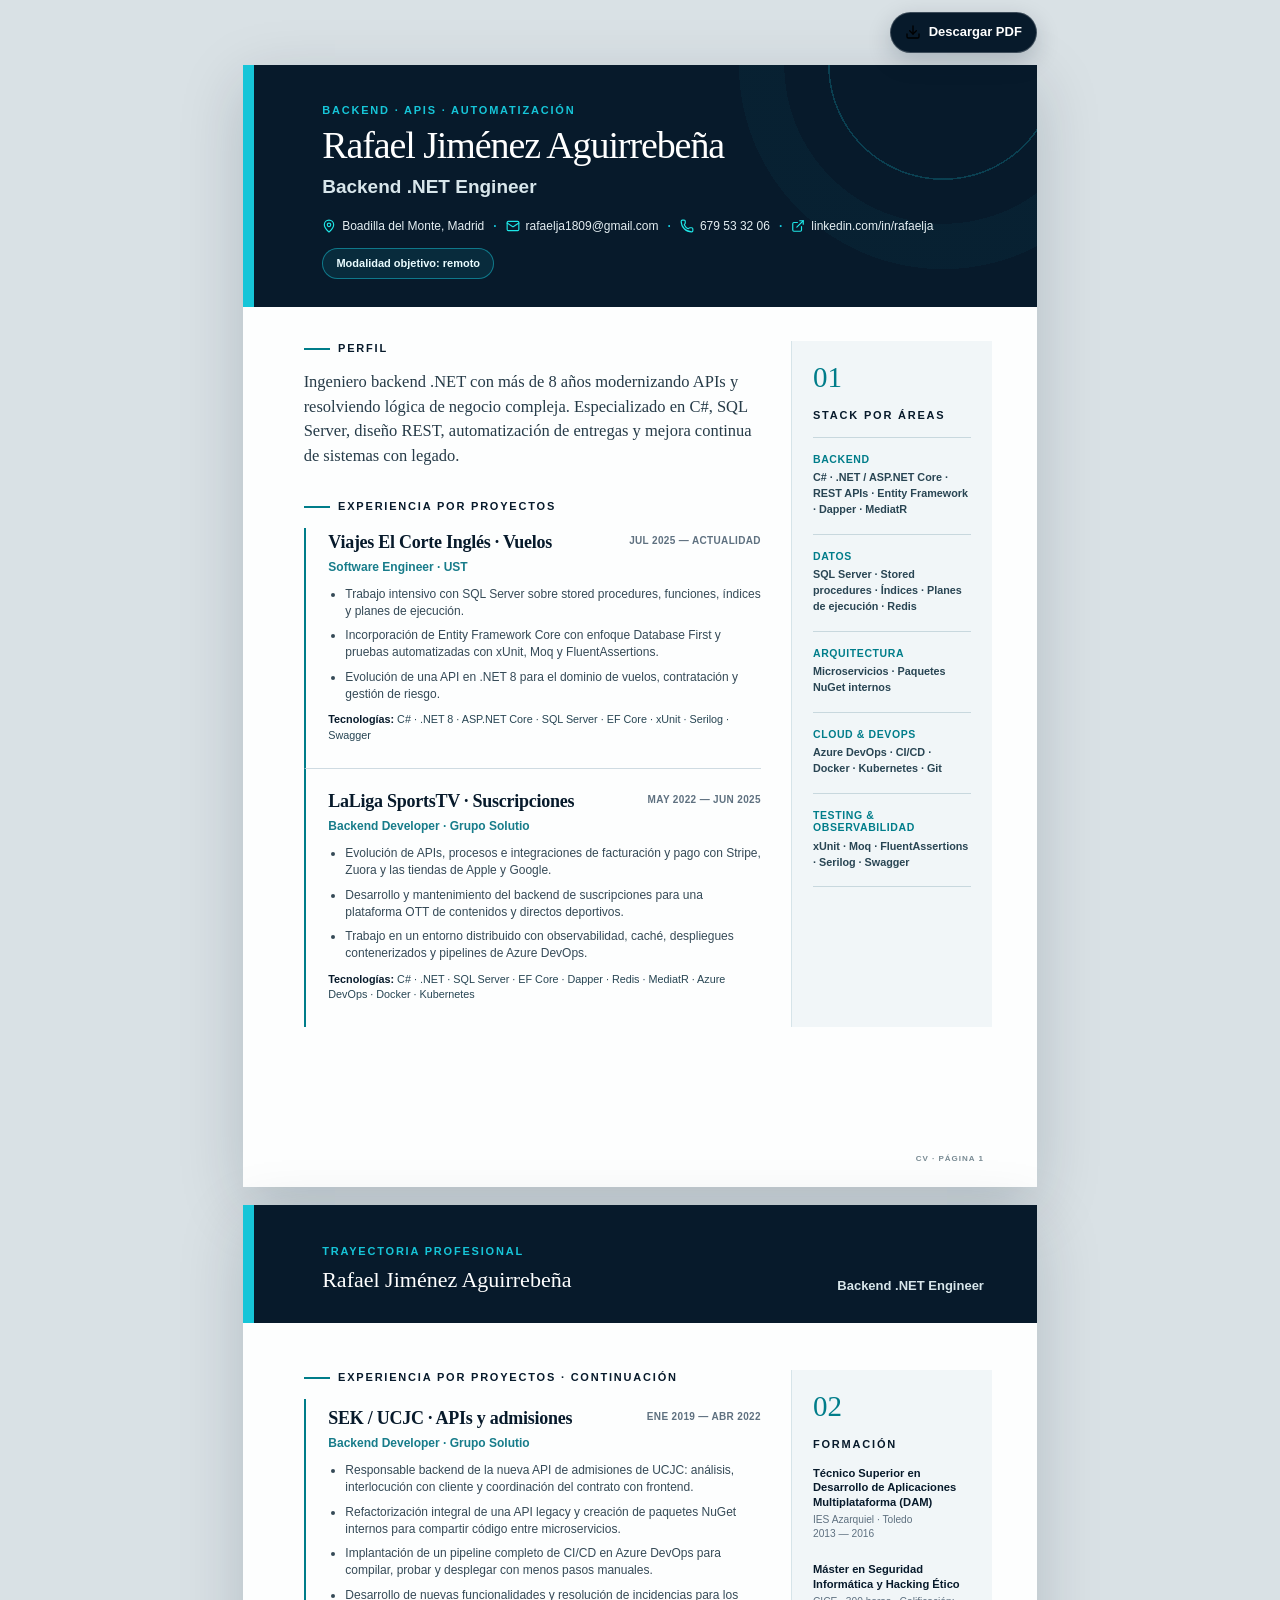
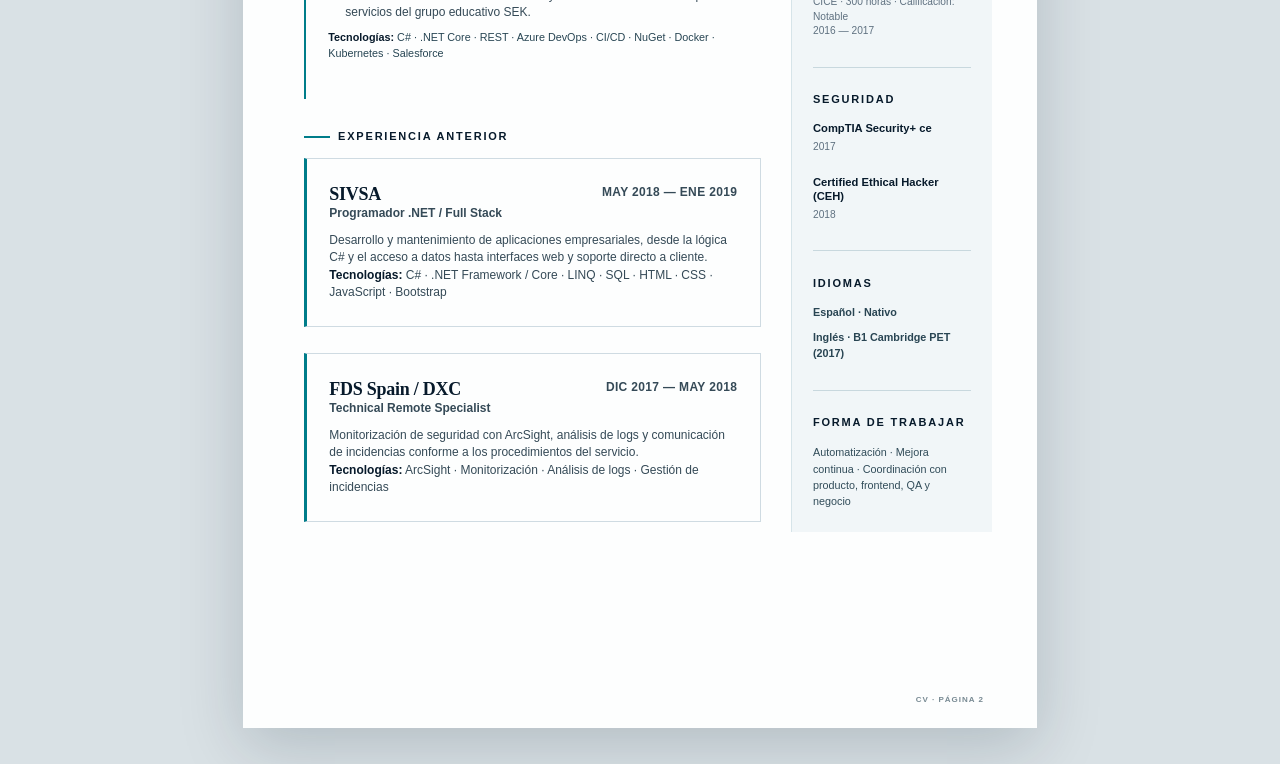
<file: docs/index.html>
<!doctype html>
<html lang="es">
<head>
  <meta charset="utf-8">
  <meta name="viewport" content="width=device-width, initial-scale=1">
  <meta name="robots" content="noindex,nofollow,noarchive">
  <meta http-equiv="refresh" content="0; url=v1/">
  <link rel="canonical" href="https://disboard.es/Curriculum/v1/">
  <title>Rafael Jiménez Aguirrebeña · Currículum</title>
</head>
<body>
  <p>Redirigiendo al currículum actual. <a href="v1/">Continuar a v1</a>.</p>
</body>
</html>
</file>
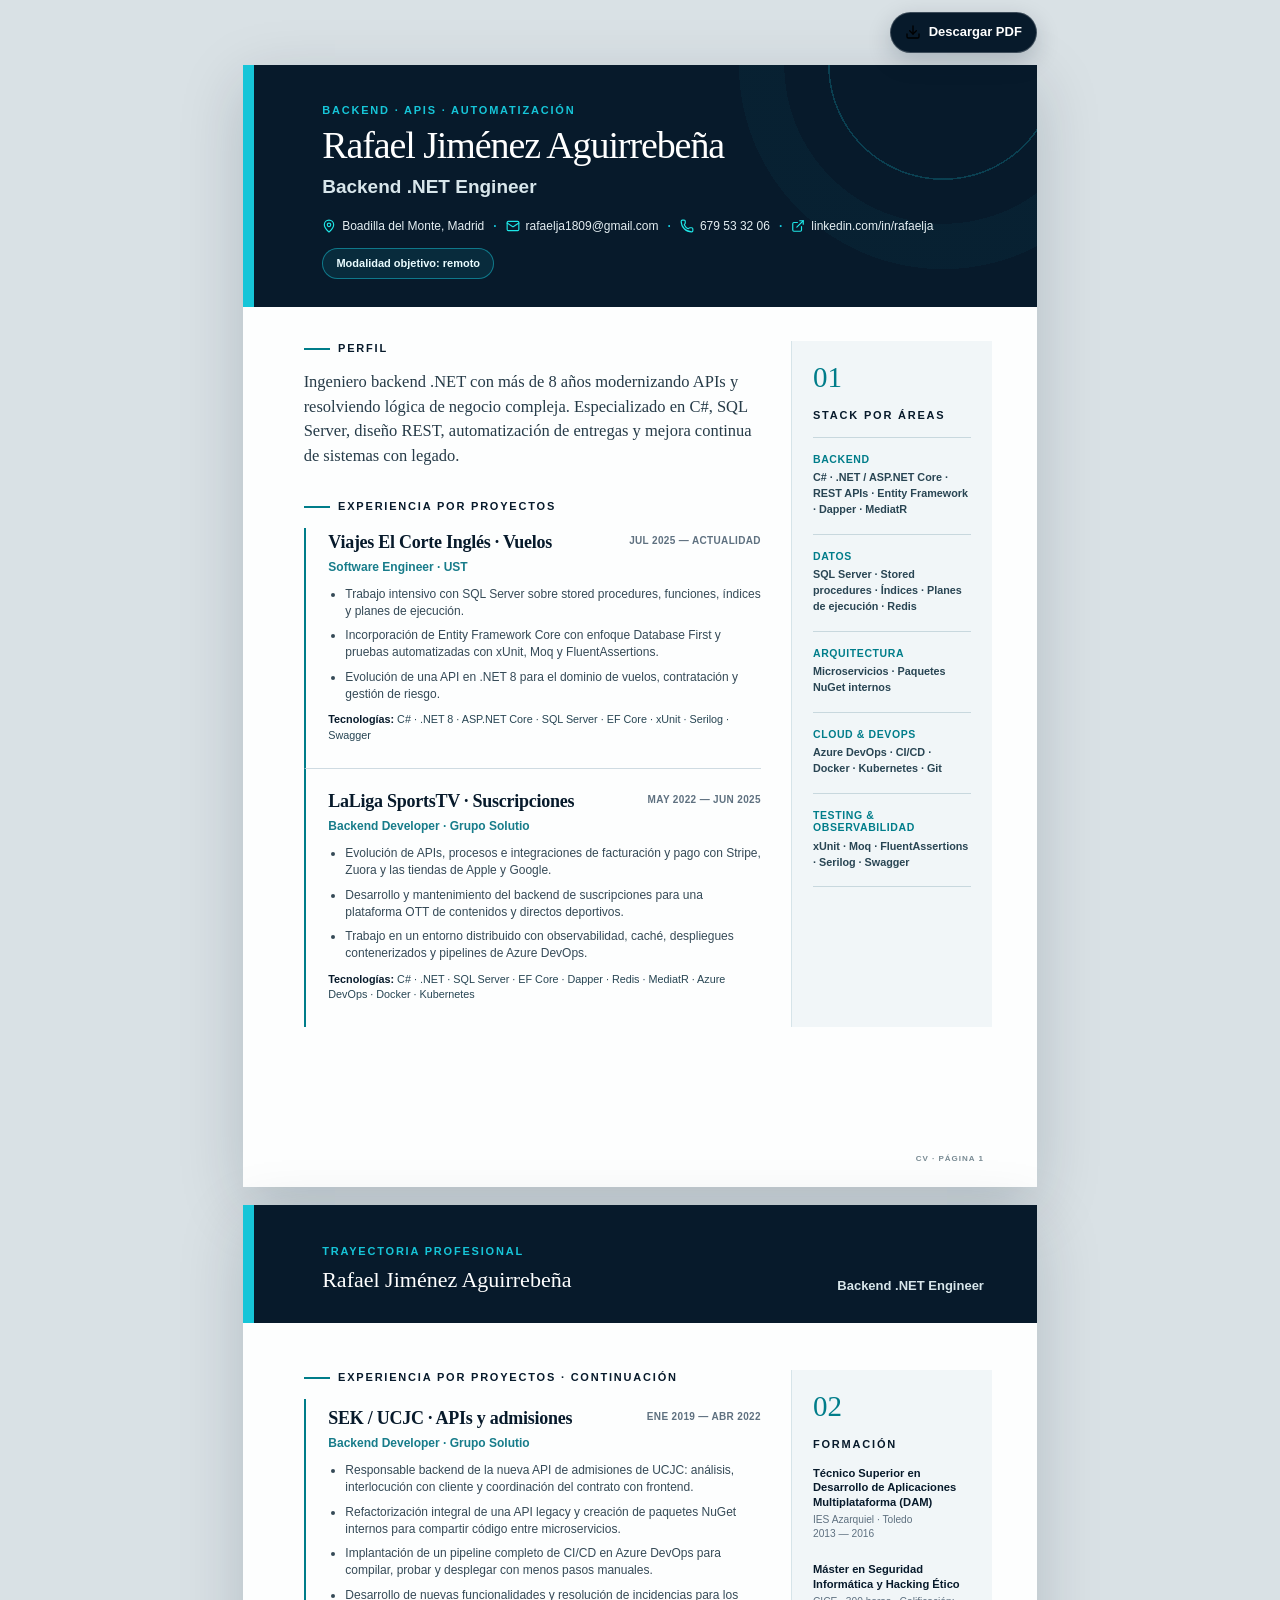
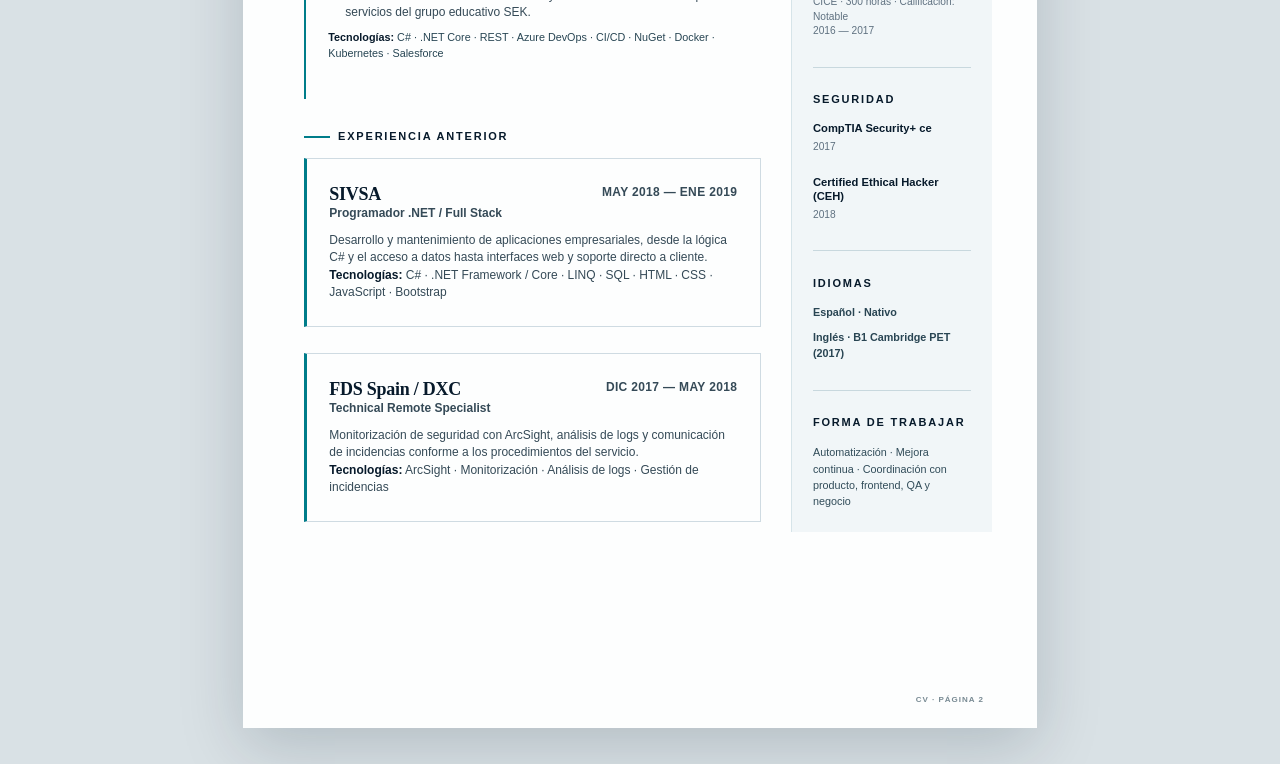
<file: docs/v1/index.html>
<!doctype html>
<html lang="es">
<head>
  <meta charset="utf-8">
  <meta name="viewport" content="width=device-width, initial-scale=1">
  <meta name="description" content="CV de Rafael Jiménez Aguirrebeña, Backend .NET Engineer especializado en APIs, SQL Server y automatización CI/CD.">
  <meta name="cv-version" content="v1">
  <meta name="robots" content="noindex,nofollow,noarchive">
  <link rel="canonical" href="https://disboard.es/Curriculum/v1/">
  <link rel="stylesheet" href="styles.css">
  <title>Rafael Jiménez Aguirrebeña · Backend .NET Engineer</title>
</head>
<body>
  <a class="skip-link" href="#contenido">Saltar al contenido</a>
  <nav class="screen-toolbar" aria-label="Acciones del currículum">
    <a class="download-link" href="Rafael-Jimenez-CV.pdf" download>
      <img class="icon" src="assets/icons/download.svg" alt="" aria-hidden="true"> Descargar PDF
    </a>
  </nav>

  <main class="cv" id="contenido">
    <article class="page" aria-label="Página 1 de 2 del currículum">
      <header class="hero">
        <p class="eyebrow">Backend · APIs · Automatización</p>
        <h1>Rafael Jiménez Aguirrebeña</h1>
        <p class="role">Backend .NET Engineer</p>
        <ul class="contact-list" aria-label="Contacto">
          <li><img class="icon" src="assets/icons/map-pin.svg" alt="" aria-hidden="true"><span>Boadilla del Monte, Madrid</span></li>
          <li class="contact-divider" aria-hidden="true">·</li>
          <li><a href="mailto:rafaelja1809@gmail.com"><img class="icon" src="assets/icons/mail.svg" alt="" aria-hidden="true"><span>rafaelja1809@gmail.com</span></a></li>
          <li class="contact-divider" aria-hidden="true">·</li>
          <li><a href="tel:+34679533206"><img class="icon" src="assets/icons/phone.svg" alt="" aria-hidden="true"><span>679 53 32 06</span></a></li>
          <li class="contact-divider" aria-hidden="true">·</li>
          <li><a href="https://www.linkedin.com/in/rafaelja"><img class="icon" src="assets/icons/external-link.svg" alt="" aria-hidden="true"><span>linkedin.com/in/rafaelja</span></a></li>
        </ul>
        <p class="availability">Modalidad objetivo: remoto</p>
      </header>

      <div class="page-grid">
        <div class="main-column">
          <section class="section" aria-labelledby="perfil">
            <h2 class="section-title" id="perfil">Perfil</h2>
            <p class="profile">Ingeniero backend .NET con más de 8 años modernizando APIs y resolviendo lógica de negocio compleja. Especializado en C#, SQL Server, diseño REST, automatización de entregas y mejora continua de sistemas con legado.</p>
          </section>

          <section class="section" aria-labelledby="proyectos">
            <h2 class="section-title" id="proyectos">Experiencia por proyectos</h2>

      <article class="project">
        <div class="project-head">
          <h3>Viajes El Corte Inglés · Vuelos</h3>
          <p class="date">jul 2025 — actualidad</p>
        </div>
        <p class="position">Software Engineer · UST</p>
        <ul><li>Trabajo intensivo con SQL Server sobre stored procedures, funciones, índices y planes de ejecución.</li><li>Incorporación de Entity Framework Core con enfoque Database First y pruebas automatizadas con xUnit, Moq y FluentAssertions.</li><li>Evolución de una API en .NET 8 para el dominio de vuelos, contratación y gestión de riesgo.</li></ul>
        <p class="technologies"><strong>Tecnologías:</strong> C# · .NET 8 · ASP.NET Core · SQL Server · EF Core · xUnit · Serilog · Swagger</p>
      </article>


      <article class="project">
        <div class="project-head">
          <h3>LaLiga SportsTV · Suscripciones</h3>
          <p class="date">may 2022 — jun 2025</p>
        </div>
        <p class="position">Backend Developer · Grupo Solutio</p>
        <ul><li>Evolución de APIs, procesos e integraciones de facturación y pago con Stripe, Zuora y las tiendas de Apple y Google.</li><li>Desarrollo y mantenimiento del backend de suscripciones para una plataforma OTT de contenidos y directos deportivos.</li><li>Trabajo en un entorno distribuido con observabilidad, caché, despliegues contenerizados y pipelines de Azure DevOps.</li></ul>
        <p class="technologies"><strong>Tecnologías:</strong> C# · .NET · SQL Server · EF Core · Dapper · Redis · MediatR · Azure DevOps · Docker · Kubernetes</p>
      </article>

          </section>
        </div>

        <aside class="rail" aria-labelledby="stack">
          <p class="rail-number" aria-hidden="true">01</p>
          <h2 class="rail-title" id="stack">Stack por áreas</h2>
          <div class="stack-groups">
        <section class="stack-group">
          <h3>Backend</h3>
          <p>C# · .NET / ASP.NET Core · REST APIs · Entity Framework · Dapper · MediatR</p>
        </section>
        <section class="stack-group">
          <h3>Datos</h3>
          <p>SQL Server · Stored procedures · Índices · Planes de ejecución · Redis</p>
        </section>
        <section class="stack-group">
          <h3>Arquitectura</h3>
          <p>Microservicios · Paquetes NuGet internos</p>
        </section>
        <section class="stack-group">
          <h3>Cloud &amp; DevOps</h3>
          <p>Azure DevOps · CI/CD · Docker · Kubernetes · Git</p>
        </section>
        <section class="stack-group">
          <h3>Testing &amp; observabilidad</h3>
          <p>xUnit · Moq · FluentAssertions · Serilog · Swagger</p>
        </section></div>
        </aside>
      </div>
      <footer class="page-footer">CV · página 1</footer>
    </article>

    <article class="page page--second" aria-label="Página 2 de 2 del currículum">
      <header class="page-masthead">
        <div>
          <p class="page-kicker">Trayectoria profesional</p>
          <p class="continuation-name">Rafael Jiménez Aguirrebeña</p>
        </div>
        <p class="page-role">Backend .NET Engineer</p>
      </header>

      <div class="page-grid">
        <div class="main-column">
          <section class="section" aria-labelledby="proyecto-sek">
            <h2 class="section-title" id="proyecto-sek">Experiencia por proyectos · continuación</h2>

      <article class="project">
        <div class="project-head">
          <h3>SEK / UCJC · APIs y admisiones</h3>
          <p class="date">ene 2019 — abr 2022</p>
        </div>
        <p class="position">Backend Developer · Grupo Solutio</p>
        <ul><li>Responsable backend de la nueva API de admisiones de UCJC: análisis, interlocución con cliente y coordinación del contrato con frontend.</li><li>Refactorización integral de una API legacy y creación de paquetes NuGet internos para compartir código entre microservicios.</li><li>Implantación de un pipeline completo de CI/CD en Azure DevOps para compilar, probar y desplegar con menos pasos manuales.</li><li>Desarrollo de nuevas funcionalidades y resolución de incidencias para los servicios del grupo educativo SEK.</li></ul>
        <p class="technologies"><strong>Tecnologías:</strong> C# · .NET Core · REST · Azure DevOps · CI/CD · NuGet · Docker · Kubernetes · Salesforce</p>
      </article>

          </section>

          <section class="section" aria-labelledby="experiencia-anterior">
            <h2 class="section-title" id="experiencia-anterior">Experiencia anterior</h2>
            <div class="jobs">

      <article class="job">
        <div class="job-head">
          <h3>SIVSA</h3>
          <p class="date">may 2018 — ene 2019</p>
        </div>
        <p class="position">Programador .NET / Full Stack</p>
        <p>Desarrollo y mantenimiento de aplicaciones empresariales, desde la lógica C# y el acceso a datos hasta interfaces web y soporte directo a cliente.</p>
        <p class="technologies"><strong>Tecnologías:</strong> C# · .NET Framework / Core · LINQ · SQL · HTML · CSS · JavaScript · Bootstrap</p>
      </article>

      <article class="job">
        <div class="job-head">
          <h3>FDS Spain / DXC</h3>
          <p class="date">dic 2017 — may 2018</p>
        </div>
        <p class="position">Technical Remote Specialist</p>
        <p>Monitorización de seguridad con ArcSight, análisis de logs y comunicación de incidencias conforme a los procedimientos del servicio.</p>
        <p class="technologies"><strong>Tecnologías:</strong> ArcSight · Monitorización · Análisis de logs · Gestión de incidencias</p>
      </article>

            </div>
          </section>
        </div>

        <aside class="rail" aria-label="Formación, certificaciones e idiomas">
          <p class="rail-number" aria-hidden="true">02</p>
          <section class="rail-block" aria-labelledby="formacion">
            <h2 class="rail-title" id="formacion">Formación</h2>
            <dl class="rail-items">
        <div class="rail-item">
          <dt>Técnico Superior en Desarrollo de Aplicaciones Multiplataforma (DAM)</dt>
          <dd>IES Azarquiel · Toledo<br>2013 — 2016</dd>
        </div>
        <div class="rail-item">
          <dt>Máster en Seguridad Informática y Hacking Ético</dt>
          <dd>CICE · 300 horas · Calificación: Notable<br>2016 — 2017</dd>
        </div></dl>
          </section>
          <section class="rail-block" aria-labelledby="certificaciones">
            <h2 class="rail-title" id="certificaciones">Seguridad</h2>
            <dl class="rail-items">
        <div class="rail-item">
          <dt>CompTIA Security+ ce</dt>
          <dd>2017</dd>
        </div>
        <div class="rail-item">
          <dt>Certified Ethical Hacker (CEH)</dt>
          <dd>2018</dd>
        </div></dl>
          </section>
          <section class="rail-block" aria-labelledby="idiomas">
            <h2 class="rail-title" id="idiomas">Idiomas</h2>
            <ul class="compact-list"><li>Español · Nativo</li><li>Inglés · B1 Cambridge PET (2017)</li></ul>
          </section>
          <section class="rail-block" aria-labelledby="forma-trabajo">
            <h2 class="rail-title" id="forma-trabajo">Forma de trabajar</h2>
            <p class="work-style">Automatización · Mejora continua · Coordinación con producto, frontend, QA y negocio</p>
          </section>
        </aside>
      </div>
      <footer class="page-footer">CV · página 2</footer>
    </article>
  </main>
</body>
</html>
</file>
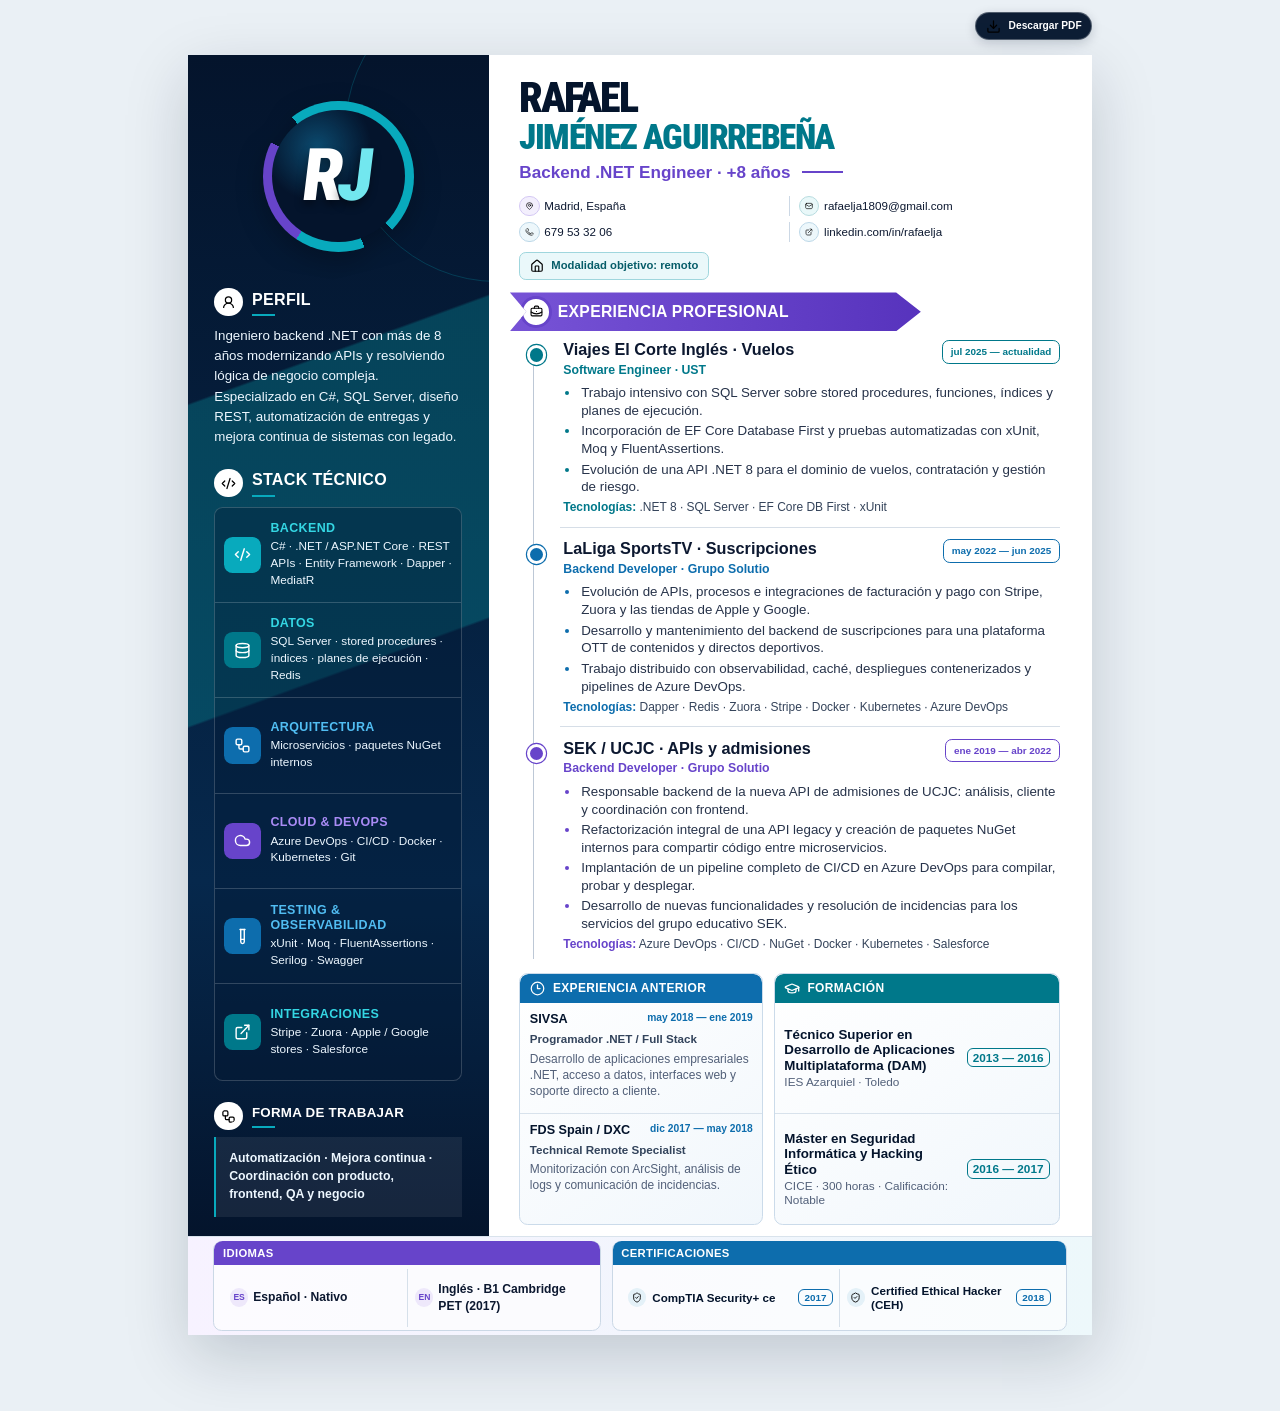
<file: docs/v2/index.html>
<!doctype html>
<html lang="es">
<head>
  <meta charset="utf-8">
  <meta name="viewport" content="width=device-width, initial-scale=1">
  <meta name="description" content="Vista previa v2 del CV de Rafael Jiménez Aguirrebeña, Backend .NET Engineer especializado en APIs, SQL Server y automatización CI/CD.">
  <meta name="cv-version" content="v2">
  <meta name="cv-status" content="draft">
  <meta name="robots" content="noindex,nofollow,noarchive">
  <link rel="canonical" href="https://disboard.es/Curriculum/v2/">
  <link rel="icon" href="assets/icons/code-xml.svg" type="image/svg+xml">
  <link rel="stylesheet" href="styles.css?v=4e340736a6bf">
  <title>Rafael Jiménez Aguirrebeña · Backend .NET Engineer · +8 años</title>
</head>
<body>
  <a class="skip-link" href="#contenido">Saltar al contenido</a>
  <nav class="screen-toolbar" aria-label="Acciones del currículum">
    <a class="toolbar-link" href="Rafael-Jimenez-CV.pdf" download>
      <img class="icon" src="assets/icons/download.svg" alt="" aria-hidden="true"> Descargar PDF
    </a>
  </nav>

  <main class="cv" id="contenido">
    <article class="page" aria-label="Currículum v2 de una página">
      <div class="upper-layout">
        <header class="main-header">
          <h1 class="name">Rafael&nbsp;<span>Jiménez Aguirrebeña</span></h1>
          <p class="role">Backend .NET Engineer · +8 años</p>

      <ul class="contact-list" aria-label="Contacto">
        <li><span class="contact-item"><img class="icon" src="assets/icons/map-pin.svg" alt="" aria-hidden="true"><span>Madrid, España</span></span></li>
        <li><a href="mailto:rafaelja1809@gmail.com"><img class="icon" src="assets/icons/mail.svg" alt="" aria-hidden="true"><span>rafaelja1809@gmail.com</span></a></li>
        <li><a href="tel:+34679533206"><img class="icon" src="assets/icons/phone.svg" alt="" aria-hidden="true"><span>679 53 32 06</span></a></li>
        <li><a href="https://www.linkedin.com/in/rafaelja"><img class="icon" src="assets/icons/external-link.svg" alt="" aria-hidden="true"><span>linkedin.com/in/rafaelja</span></a></li>
      </ul>

          <p class="availability"><img class="icon" src="assets/icons/house.svg" alt="" aria-hidden="true">Modalidad objetivo: remoto</p>
        </header>


      <aside class="sidebar" aria-label="Perfil y stack técnico">
        <div class="monogram-wrap" aria-hidden="true">
          <div class="monogram">
            <span class="monogram-letters">
              <span class="monogram-r">R</span><span class="monogram-j">J</span>
            </span>
          </div>
        </div>
        <section class="side-section" aria-labelledby="perfil-v2">
          <h2 class="side-heading" id="perfil-v2"><img class="icon" src="assets/icons/user-round.svg" alt="" aria-hidden="true"><span>Perfil</span></h2>
          <p class="profile">Ingeniero backend .NET con más de 8 años modernizando APIs y resolviendo lógica de negocio compleja. Especializado en C#, SQL Server, diseño REST, automatización de entregas y mejora continua de sistemas con legado.</p>
        </section>
        <section class="side-section side-section--stack" aria-labelledby="stack-v2">
          <h2 class="side-heading" id="stack-v2"><img class="icon" src="assets/icons/code-xml.svg" alt="" aria-hidden="true"><span>Stack técnico</span></h2>
          <div class="stack-groups">
            <article class="stack-group accent-cyan">
              <span class="stack-icon"><img class="icon" src="assets/icons/code-xml.svg" alt="" aria-hidden="true"></span>
              <div>
                <h3>Backend</h3>
                <p>C# · .NET / ASP.NET Core · REST APIs · Entity Framework · Dapper · MediatR</p>
              </div>
            </article>

            <article class="stack-group accent-orange">
              <span class="stack-icon"><img class="icon" src="assets/icons/database.svg" alt="" aria-hidden="true"></span>
              <div>
                <h3>Datos</h3>
                <p>SQL Server · stored procedures · índices · planes de ejecución · Redis</p>
              </div>
            </article>

            <article class="stack-group accent-blue">
              <span class="stack-icon"><img class="icon" src="assets/icons/workflow.svg" alt="" aria-hidden="true"></span>
              <div>
                <h3>Arquitectura</h3>
                <p>Microservicios · paquetes NuGet internos</p>
              </div>
            </article>

            <article class="stack-group accent-purple">
              <span class="stack-icon"><img class="icon" src="assets/icons/cloud.svg" alt="" aria-hidden="true"></span>
              <div>
                <h3>Cloud &amp; DevOps</h3>
                <p>Azure DevOps · CI/CD · Docker · Kubernetes · Git</p>
              </div>
            </article>

            <article class="stack-group accent-blue">
              <span class="stack-icon"><img class="icon" src="assets/icons/test-tube.svg" alt="" aria-hidden="true"></span>
              <div>
                <h3>Testing &amp; observabilidad</h3>
                <p>xUnit · Moq · FluentAssertions · Serilog · Swagger</p>
              </div>
            </article>

            <article class="stack-group accent-orange">
              <span class="stack-icon"><img class="icon" src="assets/icons/external-link.svg" alt="" aria-hidden="true"></span>
              <div>
                <h3>Integraciones</h3>
                <p>Stripe · Zuora · Apple / Google stores · Salesforce</p>
              </div>
            </article>
            </div>
        </section>
        <section class="side-section side-section--work" aria-labelledby="trabajo-v2">
          <h2 class="side-heading" id="trabajo-v2"><img class="icon" src="assets/icons/workflow.svg" alt="" aria-hidden="true"><span>Forma de trabajar</span></h2>
          <p class="work-style">Automatización · Mejora continua · Coordinación con producto, frontend, QA y negocio</p>
        </section>
      </aside>


        <div class="main-content">
          <section aria-labelledby="experiencia-v2">
            <h2 class="section-banner" id="experiencia-v2">Experiencia profesional</h2>
            <div class="timeline">

      <article class="project accent-cyan">
        <div class="project-head">
          <div>
            <h3>Viajes El Corte Inglés · Vuelos</h3>
            <p class="position">Software Engineer · UST</p>
          </div>
          <p class="date-badge">jul 2025 — actualidad</p>
        </div>
        <ul><li>Trabajo intensivo con SQL Server sobre stored procedures, funciones, índices y planes de ejecución.</li><li>Incorporación de EF Core Database First y pruebas automatizadas con xUnit, Moq y FluentAssertions.</li><li>Evolución de una API .NET 8 para el dominio de vuelos, contratación y gestión de riesgo.</li></ul>
        <p class="tech-line"><strong>Tecnologías:</strong> .NET 8 · SQL Server · EF Core DB First · xUnit</p>
      </article>


      <article class="project accent-orange">
        <div class="project-head">
          <div>
            <h3>LaLiga SportsTV · Suscripciones</h3>
            <p class="position">Backend Developer · Grupo Solutio</p>
          </div>
          <p class="date-badge">may 2022 — jun 2025</p>
        </div>
        <ul><li>Evolución de APIs, procesos e integraciones de facturación y pago con Stripe, Zuora y las tiendas de Apple y Google.</li><li>Desarrollo y mantenimiento del backend de suscripciones para una plataforma OTT de contenidos y directos deportivos.</li><li>Trabajo distribuido con observabilidad, caché, despliegues contenerizados y pipelines de Azure DevOps.</li></ul>
        <p class="tech-line"><strong>Tecnologías:</strong> Dapper · Redis · Zuora · Stripe · Docker · Kubernetes · Azure DevOps</p>
      </article>


      <article class="project accent-purple">
        <div class="project-head">
          <div>
            <h3>SEK / UCJC · APIs y admisiones</h3>
            <p class="position">Backend Developer · Grupo Solutio</p>
          </div>
          <p class="date-badge">ene 2019 — abr 2022</p>
        </div>
        <ul><li>Responsable backend de la nueva API de admisiones de UCJC: análisis, cliente y coordinación con frontend.</li><li>Refactorización integral de una API legacy y creación de paquetes NuGet internos para compartir código entre microservicios.</li><li>Implantación de un pipeline completo de CI/CD en Azure DevOps para compilar, probar y desplegar.</li><li>Desarrollo de nuevas funcionalidades y resolución de incidencias para los servicios del grupo educativo SEK.</li></ul>
        <p class="tech-line"><strong>Tecnologías:</strong> Azure DevOps · CI/CD · NuGet · Docker · Kubernetes · Salesforce</p>
      </article>

            </div>
          </section>

          <div class="lower-grid">
            <section class="compact-panel" aria-labelledby="experiencia-anterior-v2">
              <h2 class="lower-heading" id="experiencia-anterior-v2"><img class="icon" src="assets/icons/clock-3.svg" alt="" aria-hidden="true">Experiencia anterior</h2>
              <div class="jobs">
      <article class="job">
        <h3>SIVSA</h3>
        <p class="job-date">may 2018 — ene 2019</p>
        <p class="job-role">Programador .NET / Full Stack</p>
        <p class="job-summary">Desarrollo de aplicaciones empresariales .NET, acceso a datos, interfaces web y soporte directo a cliente.</p>
        <p class="job-tech"><strong>Tecnologías:</strong> C# · .NET Framework / Core · LINQ · SQL · HTML · CSS · JavaScript · Bootstrap</p>
      </article>

      <article class="job">
        <h3>FDS Spain / DXC</h3>
        <p class="job-date">dic 2017 — may 2018</p>
        <p class="job-role">Technical Remote Specialist</p>
        <p class="job-summary">Monitorización con ArcSight, análisis de logs y comunicación de incidencias.</p>
        <p class="job-tech"><strong>Tecnologías:</strong> ArcSight · Monitorización · Análisis de logs · Gestión de incidencias</p>
      </article>
    </div>
            </section>
            <section class="compact-panel compact-panel--education" aria-labelledby="formacion-v2">
              <h2 class="lower-heading" id="formacion-v2"><img class="icon" src="assets/icons/graduation-cap.svg" alt="" aria-hidden="true">Formación</h2>
              <div class="education-compact">
        <article class="education-card">
          <div>
            <h3>Técnico Superior en Desarrollo de Aplicaciones Multiplataforma (DAM)</h3>
            <p>IES Azarquiel · Toledo</p>
          </div>
          <span>2013 — 2016</span>
        </article>

        <article class="education-card">
          <div>
            <h3>Máster en Seguridad Informática y Hacking Ético</h3>
            <p>CICE · 300 horas · Calificación: Notable</p>
          </div>
          <span>2016 — 2017</span>
        </article>
        </div>
            </section>
          </div>
        </div>
      </div>

      <footer class="bottom-strip">
        <section aria-labelledby="idiomas-v2">
          <h2 class="strip-heading" id="idiomas-v2">Idiomas</h2>
          <ul class="language-strip"><li><span class="lang-code" aria-hidden="true">ES</span><strong>Español · Nativo</strong></li><li><span class="lang-code" aria-hidden="true">EN</span><strong>Inglés · B1 Cambridge PET (2017)</strong></li></ul>
        </section>
        <section aria-labelledby="certificaciones-v2">
          <h2 class="strip-heading" id="certificaciones-v2">Certificaciones</h2>
          <ul class="cert-strip">
        <li>
          <img class="icon" src="assets/icons/shield-check.svg" alt="" aria-hidden="true">
          <strong>CompTIA Security+ ce</strong>
          <span class="cert-year" aria-label="Obtenida en 2017">2017</span>
        </li>

        <li>
          <img class="icon" src="assets/icons/shield-check.svg" alt="" aria-hidden="true">
          <strong>Certified Ethical Hacker (CEH)</strong>
          <span class="cert-year" aria-label="Obtenida en 2018">2018</span>
        </li>
        </ul>
        </section>
      </footer>
    </article>
  </main>
</body>
</html>
</file>
<file: docs/v1/styles.css>
:root {
  --navy: #071a2b;
  --navy-soft: #153247;
  --cyan: #007d8a;
  --cyan-bright: #16c5d8;
  --cyan-pale: #dff7fa;
  --ink: #142431;
  --muted: #5f7180;
  --line: #cfdbe2;
  --paper: #fdfefe;
  --rail: #f1f6f8;
  --shadow: 0 18px 60px rgba(7, 26, 43, 0.18);
}

* {
  box-sizing: border-box;
}

html {
  background: #d9e1e5;
}

body {
  min-height: 100vh;
  margin: 0;
  color: var(--ink);
  background: #d9e1e5;
  font-family: "Segoe UI", Arial, Helvetica, sans-serif;
  font-size: 15px;
  line-height: 1.45;
  -webkit-print-color-adjust: exact;
  print-color-adjust: exact;
}

a {
  color: inherit;
  text-decoration-thickness: 1px;
  text-underline-offset: 3px;
}

a:focus-visible {
  outline: 3px solid var(--cyan-bright);
  outline-offset: 3px;
}

.skip-link {
  position: fixed;
  z-index: 20;
  top: 12px;
  left: 12px;
  padding: 9px 12px;
  transform: translateY(-180%);
  color: #fff;
  background: var(--navy);
}

.skip-link:focus {
  transform: translateY(0);
}

.screen-toolbar {
  position: relative;
  z-index: 10;
  display: flex;
  justify-content: flex-end;
  width: min(210mm, calc(100% - 28px));
  margin: 0 auto;
  padding: 12px 0;
}

.download-link {
  display: inline-flex;
  align-items: center;
  gap: 8px;
  padding: 10px 14px;
  border: 1px solid rgba(255, 255, 255, 0.22);
  border-radius: 999px;
  color: #fff;
  background: var(--navy);
  box-shadow: 0 8px 24px rgba(7, 26, 43, 0.2);
  font-size: 13px;
  font-weight: 750;
  text-decoration: none;
}

.icon {
  width: 16px;
  height: 16px;
  flex: none;
}

.cv {
  display: grid;
  gap: 18px;
  justify-content: center;
  padding: 0 14px 36px;
}

.page {
  position: relative;
  width: 210mm;
  min-height: 297mm;
  overflow: hidden;
  background: var(--paper);
  box-shadow: var(--shadow);
}

.hero {
  min-height: 64mm;
  overflow: hidden;
  padding: 10mm 14mm 7mm 18mm;
  border-left: 3mm solid var(--cyan-bright);
  color: #fff;
  background:
    radial-gradient(circle at 88% 0%, transparent 0 30mm, rgba(22, 197, 216, 0.22) 30mm 30.4mm, transparent 30.4mm 42mm, rgba(22, 197, 216, 0.04) 42mm 54mm, transparent 54mm),
    var(--navy);
}

.hero::before,
.page-masthead::before {
  display: none;
}

.hero::after {
  display: none;
}

.eyebrow,
.section-title,
.rail-title,
.page-kicker {
  margin: 0;
  font-size: 11px;
  font-weight: 850;
  letter-spacing: 1.8px;
  text-transform: uppercase;
}

.eyebrow {
  color: var(--cyan-bright);
}

.hero h1 {
  max-width: 145mm;
  margin: 2mm 0 0;
  font-family: Georgia, "Times New Roman", serif;
  font-size: 38px;
  font-weight: 500;
  letter-spacing: -1.1px;
  line-height: 1.04;
}

.role {
  margin: 2mm 0 0;
  color: #d8e6eb;
  font-size: 19px;
  font-weight: 600;
}

.contact-list {
  display: flex;
  flex-wrap: wrap;
  gap: 7px 9px;
  margin: 4.5mm 0 0;
  padding: 0;
  list-style: none;
  color: #e4eef2;
  font-size: 12px;
}

.contact-list li,
.contact-list a {
  display: inline-flex;
  align-items: center;
  gap: 6px;
  white-space: nowrap;
}

.contact-list a {
  text-decoration: none;
}

.contact-list a:hover {
  text-decoration: underline;
}

.contact-list .icon {
  width: 14px;
  height: 14px;
  filter: brightness(0) saturate(100%) invert(79%) sepia(80%) saturate(574%) hue-rotate(133deg) brightness(90%);
}

.contact-divider {
  color: var(--cyan-bright);
  font-weight: 800;
}

.page-grid {
  display: grid;
  grid-template-columns: minmax(0, 1fr) 53mm;
  gap: 8mm;
  padding: 9mm 12mm 14mm 16mm;
}

.main-column {
  min-width: 0;
}

.section {
  margin: 0 0 8mm;
}

.section:last-child {
  margin-bottom: 0;
}

.section-title {
  display: flex;
  align-items: center;
  gap: 8px;
  margin-bottom: 3.5mm;
  color: var(--navy);
}

.section-title::before {
  width: 7mm;
  height: 2px;
  flex: none;
  content: "";
  background: var(--cyan);
}

.profile {
  margin: 0;
  color: #263b48;
  font-family: Georgia, "Times New Roman", serif;
  font-size: 16.5px;
  line-height: 1.5;
}

.project {
  padding: 6mm 0 6.5mm 6mm;
  border-top: 1px solid var(--line);
  border-left: 2px solid var(--cyan);
}

.project::before {
  display: none;
}

.project:first-of-type {
  padding-top: 1mm;
  border-top: 0;
}

.project-head,
.job-head {
  display: grid;
  grid-template-columns: minmax(0, 1fr) auto;
  align-items: start;
  gap: 8px 16px;
}

.project h3,
.job h3 {
  margin: 0;
  color: var(--navy);
  font-family: Georgia, "Times New Roman", serif;
  font-size: 18px;
  font-weight: 650;
  letter-spacing: -0.25px;
  line-height: 1.18;
}

.date {
  margin: 2px 0 0;
  color: var(--muted);
  font-size: 10px;
  font-weight: 800;
  letter-spacing: 0.35px;
  text-transform: uppercase;
  white-space: nowrap;
}

.position {
  margin: 1.5mm 0 2.5mm;
  color: #177c8a;
  font-size: 12px;
  font-weight: 800;
}

.project ul {
  margin: 0;
  padding-left: 17px;
  color: #354a57;
  font-size: 12px;
  line-height: 1.42;
}

.project li + li {
  margin-top: 2mm;
}

.technologies {
  margin: 2.5mm 0 0;
  color: #274553;
  font-size: 10.8px;
  line-height: 1.42;
}

.technologies strong {
  color: var(--navy);
}

.availability {
  display: inline-block;
  margin: 3.5mm 0 0;
  padding: 2mm 3.5mm;
  border: 1px solid rgba(22, 197, 216, 0.5);
  border-radius: 999px;
  color: #eafcff;
  background: rgba(22, 197, 216, 0.1);
  font-size: 11px;
  font-weight: 750;
  line-height: 1.2;
}

.rail {
  align-self: stretch;
  padding: 6mm 5.5mm;
  border-left: 1px solid #d6e4e9;
  background: var(--rail);
}

.rail-number {
  margin: 0 0 4mm;
  color: var(--cyan);
  font-family: Georgia, "Times New Roman", serif;
  font-size: 29px;
  line-height: 1;
}

.rail-title {
  margin-bottom: 3.5mm;
  color: var(--navy);
}

.stack-groups {
  display: grid;
  gap: 0;
  margin: 0;
  border-top: 1px solid #c8d8de;
}

.stack-group {
  padding: 4mm 0 4.2mm;
  border-bottom: 1px solid #c8d8de;
}

.stack-group h3 {
  margin: 0 0 1.2mm;
  color: var(--cyan);
  font-size: 10.5px;
  font-weight: 850;
  letter-spacing: 0.6px;
  line-height: 1.2;
  text-transform: uppercase;
}

.stack-group p {
  margin: 0;
  color: #294553;
  font-size: 10.8px;
  font-weight: 650;
  line-height: 1.48;
}

.page-footer {
  position: absolute;
  right: 14mm;
  bottom: 6mm;
  color: #788a93;
  font-size: 8px;
  font-weight: 750;
  letter-spacing: 1px;
  text-transform: uppercase;
}

.page-masthead {
  display: flex;
  align-items: flex-end;
  justify-content: space-between;
  min-height: 31mm;
  padding: 8mm 14mm 7mm 18mm;
  border-left: 3mm solid var(--cyan-bright);
  color: #fff;
  background: var(--navy);
}

.continuation-name {
  margin: 1mm 0 0;
  font-family: Georgia, "Times New Roman", serif;
  font-size: 22px;
  font-weight: 520;
}

.page-kicker {
  color: var(--cyan-bright);
}

.page-masthead .page-role {
  margin: 0;
  color: #d8e6eb;
  font-size: 13px;
  font-weight: 650;
}

.page--second .page-grid {
  padding-top: 12.5mm;
}

.page--second .project {
  padding-top: 2.5mm;
  padding-bottom: 10mm;
}

.jobs {
  display: grid;
  gap: 7mm;
}

.job {
  padding: 6.5mm 6mm;
  border: 1px solid var(--line);
  border-left: 3px solid var(--cyan);
}

.job .position {
  margin-bottom: 2.5mm;
}

.job p {
  margin: 0;
  color: #354a57;
  font-size: 12px;
  line-height: 1.45;
}

.rail-block + .rail-block {
  margin-top: 7.5mm;
  padding-top: 6.5mm;
  border-top: 1px solid #c8d8de;
}

.rail-items {
  display: grid;
  gap: 5.5mm;
  margin: 0;
}

.rail-item dt {
  color: var(--navy);
  font-size: 11.2px;
  font-weight: 800;
  line-height: 1.3;
}

.rail-item dd {
  margin: 1mm 0 0;
  color: var(--muted);
  font-size: 10.2px;
  line-height: 1.4;
}

.compact-list {
  display: grid;
  gap: 2.5mm;
  margin: 0;
  padding: 0;
  color: #294553;
  font-size: 10.8px;
  font-weight: 650;
  list-style: none;
}

.work-style {
  margin: 0;
  color: #314c59;
  font-size: 10.8px;
  line-height: 1.5;
}

@page {
  size: A4 portrait;
  margin: 0;
}

@media (max-width: 850px) {
  html,
  body {
    background: var(--paper);
  }

  .screen-toolbar {
    width: 100%;
    padding: 10px 12px;
    background: rgba(7, 26, 43, 0.96);
  }

  .cv {
    display: block;
    padding: 0;
  }

  .page {
    width: 100%;
    min-height: 0;
    overflow: visible;
    box-shadow: none;
  }

  .page-grid {
    grid-template-columns: minmax(0, 1fr);
    gap: 8mm;
    padding: 9mm clamp(18px, 5vw, 36px) 12mm;
  }

  .hero,
  .page-masthead {
    padding-right: clamp(18px, 5vw, 36px);
    padding-left: clamp(26px, 7vw, 48px);
  }

  .hero h1 {
    font-size: clamp(28px, 8vw, 38px);
  }

  .rail {
    border-top: 1px solid #d6e4e9;
    border-left: 0;
  }

  .stack-groups {
    grid-template-columns: repeat(2, minmax(0, 1fr));
    gap: 12px;
    border: 0;
  }

  .stack-group {
    padding: 12px;
    border: 1px solid #c8d8de;
    border-radius: 8px;
    background: #fff;
  }

  .page-footer {
    display: none;
  }

  .page--second {
    border-top: 10px solid #d9e1e5;
  }
}

@media (max-width: 520px) {
  .contact-list {
    display: grid;
  }

  .contact-divider {
    display: none !important;
  }

  .stack-groups {
    grid-template-columns: minmax(0, 1fr);
  }

  .project-head,
  .job-head,
  .page-masthead {
    display: block;
  }

  .date {
    margin-top: 1.5mm;
    white-space: normal;
  }

  .page-masthead .page-role {
    margin-top: 2mm;
  }
}

@media print {
  html,
  body {
    width: 210mm;
    min-width: 210mm;
    background: #fff;
  }

  .skip-link,
  .screen-toolbar,
  .icon {
    display: none !important;
  }

  .cv {
    display: block;
    padding: 0;
  }

  .page {
    width: 210mm;
    height: 297mm;
    min-height: 297mm;
    overflow: hidden;
    box-shadow: none;
    break-after: page;
    page-break-after: always;
  }

  .hero {
    min-height: 64mm;
    padding: 10mm 14mm 7mm 18mm;
  }

  .page-masthead {
    padding: 8mm 14mm 7mm 18mm;
  }

  .page-grid {
    grid-template-columns: minmax(0, 1fr) 53mm;
    gap: 8mm;
    padding: 9mm 12mm 14mm 16mm;
  }

  .page--second {
    border-top: 0;
  }

  .page--second .page-grid {
    padding-top: 12.5mm;
  }

  .rail {
    border-top: 0;
    border-left: 1px solid #d6e4e9;
  }

  .stack-groups {
    grid-template-columns: minmax(0, 1fr);
    gap: 0;
    border-top: 1px solid #c8d8de;
  }

  .stack-group {
    padding: 4mm 0 4.2mm;
    border: 0;
    border-bottom: 1px solid #c8d8de;
    border-radius: 0;
    background: transparent;
  }

  .page:last-child {
    break-after: auto;
    page-break-after: auto;
  }

  a {
    text-decoration: none;
  }
}
</file>
<file: docs/v2/styles.css>
@font-face {
  font-family: "Roboto Condensed CV";
  src: url("assets/fonts/roboto-condensed/RobotoCondensed-Variable.ttf") format("truetype");
  font-style: normal;
  font-weight: 100 900;
  font-display: swap;
}

:root {
  --navy-950: #04142c;
  --navy-900: #071d3b;
  --navy-800: #0d3155;
  --ink: #0c1830;
  --muted: #526079;
  --paper: #ffffff;
  --canvas: #eaf0f5;
  --line: #ccd8e5;
  --soft: #f3f8fb;
  --cyan: #08aabd;
  --cyan-dark: #00788a;
  --purple: #6744ca;
  --orange: #ad5700;
  --blue: #0d6dad;
}

* {
  box-sizing: border-box;
}

html {
  background: var(--canvas);
  color: var(--ink);
  font-family: "Segoe UI", Inter, Arial, sans-serif;
  font-size: 15px;
  line-height: 1.35;
}

body {
  margin: 0;
  min-width: 320px;
}

a {
  color: inherit;
  text-decoration-thickness: 1px;
  text-underline-offset: 0.16em;
}

.skip-link {
  position: fixed;
  z-index: 100;
  top: 0.6rem;
  left: 0.6rem;
  padding: 0.7rem 1rem;
  border-radius: 0.4rem;
  background: var(--paper);
  color: var(--navy-950);
  transform: translateY(-180%);
}

.skip-link:focus {
  transform: translateY(0);
}

.screen-toolbar {
  position: relative;
  z-index: 10;
  display: flex;
  justify-content: flex-end;
  width: min(210mm, calc(100% - 28px));
  margin: 0 auto;
  padding: 12px 0 0;
}

.toolbar-link {
  display: inline-flex;
  align-items: center;
  gap: 0.5rem;
  padding: 0.38rem 0.65rem;
  border: 1px solid rgb(255 255 255 / 28%);
  border-radius: 999px;
  background: rgb(4 20 44 / 96%);
  box-shadow: 0 0.2rem 0.7rem rgb(4 20 44 / 18%);
  color: #fff;
  font-size: 0.68rem;
  font-weight: 700;
  text-decoration: none;
}

.toolbar-link:hover,
.toolbar-link:focus-visible {
  border-color: var(--cyan);
  background: #07395a;
}

.icon {
  width: 1rem;
  height: 1rem;
  flex: 0 0 auto;
}

.cv {
  display: grid;
  justify-content: center;
  padding: 4mm 0 20mm;
}

.page {
  position: relative;
  display: grid;
  grid-template-rows: 274mm 23mm;
  width: 210mm;
  height: 297mm;
  min-height: 297mm;
  overflow: hidden;
  background: var(--paper);
  box-shadow: 0 1.2rem 3.5rem rgb(4 20 44 / 18%);
}

.upper-layout {
  display: grid;
  grid-template-columns: 70mm 140mm;
  grid-template-rows: 55mm minmax(0, 1fr);
  min-height: 0;
  overflow: hidden;
}

.sidebar {
  position: relative;
  z-index: 1;
  display: grid;
  grid-column: 1;
  grid-row: 1 / 3;
  min-height: 0;
  grid-template-rows: 48mm auto minmax(0, 1fr) auto;
  overflow: hidden;
  padding: 6mm 6.2mm 4.5mm;
  background:
    linear-gradient(160deg, transparent 0 27%, rgb(6 118 133 / 45%) 27.2% 52%, transparent 52.2%),
    linear-gradient(180deg, var(--navy-950), #06284c 70%, var(--navy-950));
  color: #f7fbff;
}

.sidebar::before {
  position: absolute;
  z-index: -1;
  top: -18mm;
  right: -37mm;
  width: 70mm;
  height: 70mm;
  border: 1px solid rgb(8 170 189 / 24%);
  border-radius: 50%;
  content: "";
}

.monogram-wrap {
  display: grid;
  min-height: 48mm;
  place-items: center;
  margin: -2mm -1mm 5mm;
  border-bottom: 0;
  clip-path: polygon(0 0, 100% 0, 100% 84%, 48% 100%, 0 90%);
}

.monogram {
  position: relative;
  width: 35mm;
  height: 35mm;
  border-radius: 50%;
  background: conic-gradient(
    from 214deg,
    var(--purple) 0 23%,
    transparent 23% 30%,
    var(--cyan) 30% 78%,
    transparent 78% 85%,
    var(--cyan) 85% 100%
  );
  filter: drop-shadow(0 2.2mm 3mm rgb(0 0 0 / 25%));
  isolation: isolate;
}

.monogram::before {
  position: absolute;
  z-index: -1;
  inset: 2.1mm;
  border-radius: 50%;
  background:
    radial-gradient(circle at 34% 28%, rgb(13 89 129 / 78%), transparent 42%),
    var(--navy-950);
  content: "";
}

.monogram::after {
  content: none;
}

.monogram-letters {
  position: absolute;
  z-index: 1;
  inset: 0;
  display: flex;
  align-items: center;
  justify-content: center;
  font-family: "Roboto Condensed CV", "Arial Narrow", sans-serif;
  font-weight: 900;
  line-height: 1;
  text-shadow: 0 1.2mm 2mm rgb(0 0 0 / 38%);
  transform: skewX(-7deg);
}

.monogram-letters span {
  position: static;
  display: block;
  line-height: inherit;
}

.monogram-r {
  color: #fff;
  font-size: 4.25rem;
}

.monogram-j {
  color: #72e7ef;
  font-size: 4.25rem;
  margin-left: -0.08em;
}

.side-section + .side-section {
  margin-top: 0;
}

.side-heading {
  display: flex;
  align-items: center;
  gap: 0.55rem;
  margin: 0 0 2.2mm;
  color: #fff;
  font-size: 0.94rem;
  letter-spacing: 0.02em;
  text-transform: uppercase;
}

.side-heading .icon {
  width: 1.65rem;
  height: 1.65rem;
  padding: 0.39rem;
  border-radius: 50%;
  background: #fff;
}

.side-heading span::after {
  display: block;
  width: 1.35rem;
  height: 2px;
  margin-top: 0.2rem;
  background: var(--cyan);
  content: "";
}

.profile {
  margin: 0;
  color: #edf7ff;
  font-size: 0.78rem;
  line-height: 1.52;
}

.stack-groups {
  display: grid;
  flex: 1;
  grid-auto-rows: 1fr;
  align-content: stretch;
  gap: 0;
  overflow: hidden;
  border: 1px solid rgb(255 255 255 / 18%);
  border-radius: 2mm;
  background: rgb(3 24 51 / 34%);
}

.side-section--stack {
  display: flex;
  min-height: 0;
  flex-direction: column;
  margin-top: 5mm !important;
}

.stack-group {
  display: grid;
  grid-template-columns: 8.5mm 1fr;
  align-content: center;
  align-items: center;
  gap: 2.3mm;
  padding: 2.2mm 2mm;
  border-bottom: 1px solid rgb(255 255 255 / 18%);
}

.stack-group:last-child {
  border-bottom: 0;
}

.stack-icon {
  display: grid;
  width: 8.5mm;
  height: 8.5mm;
  place-items: center;
  border-radius: 2mm;
  background: var(--cyan);
}

.stack-icon .icon {
  width: 1rem;
  height: 1rem;
  filter: brightness(0) invert(1);
}

.stack-group.accent-orange .stack-icon { background: var(--cyan-dark); }
.stack-group.accent-purple .stack-icon { background: var(--purple); }
.stack-group.accent-blue .stack-icon { background: var(--blue); }

.stack-group h3 {
  margin: 0 0 0.12rem;
  color: #34d6e3;
  font-size: 0.73rem;
  letter-spacing: 0.03em;
  line-height: 1.2;
  text-transform: uppercase;
}

.stack-group.accent-orange h3 { color: #34d6e3; }
.stack-group.accent-purple h3 { color: #a98bf5; }
.stack-group.accent-blue h3 { color: #51bdf2; }

.stack-group p {
  margin: 0;
  color: #edf7ff;
  font-size: 0.69rem;
  line-height: 1.43;
}

.side-section--work {
  margin-top: 5mm !important;
  padding-top: 0;
}

.side-section--work .side-heading {
  margin-bottom: 1.6mm;
  font-size: 0.78rem;
}

.work-style {
  margin: 0;
  padding: 3mm;
  border-left: 2px solid var(--cyan);
  background: rgb(255 255 255 / 7%);
  color: #edf7ff;
  font-size: 0.72rem;
  font-weight: 650;
  line-height: 1.45;
}

.main-header {
  position: relative;
  grid-column: 2;
  grid-row: 1;
  min-height: 55mm;
  padding: 5.5mm 7.5mm 2.5mm 7mm;
}

.name {
  margin: 0;
  color: var(--navy-950);
  font-family: "Roboto Condensed CV", "Arial Narrow", sans-serif;
  font-size: 2.45rem;
  font-stretch: condensed;
  font-weight: 900;
  letter-spacing: -0.055em;
  line-height: 0.91;
  text-transform: uppercase;
}

.name span {
  display: block;
  margin-top: 0.13em;
  color: var(--cyan-dark);
  font-size: 0.83em;
  letter-spacing: -0.045em;
}

.role {
  display: flex;
  align-items: center;
  gap: 0.65rem;
  margin: 0.42rem 0 0;
  color: var(--purple);
  font-size: 1rem;
  font-weight: 750;
}

.role::after {
  width: 2.4rem;
  height: 2px;
  background: currentColor;
  content: "";
}

.contact-list {
  display: grid;
  grid-template-columns: repeat(2, minmax(0, 1fr));
  gap: 1.4mm 0;
  margin: 2.8mm 0 0;
  padding: 0;
  list-style: none;
  font-size: 0.68rem;
}

.contact-list li {
  min-width: 0;
  padding: 0;
}

.contact-list li:nth-child(odd) {
  border-right: 1px solid var(--line);
  padding-right: 0.55rem;
}

.contact-list li:nth-child(even) {
  padding-left: 0.55rem;
}

.contact-list a,
.contact-list .contact-item {
  display: flex;
  align-items: center;
  gap: 0.28rem;
  min-width: 0;
  text-decoration: none;
  white-space: nowrap;
}

.contact-list a:hover span:last-child,
.contact-list a:focus-visible span:last-child {
  text-decoration: underline;
  text-decoration-thickness: 1px;
  text-underline-offset: 0.16em;
}

.contact-list .icon {
  width: 1.18rem;
  height: 1.18rem;
  padding: 0.28rem;
  border-radius: 50%;
  border: 1px solid #bdd8e8;
  background: #edf7fb;
  filter: none;
}

.contact-list li:nth-child(1) .icon { border-color: #d4c8f4; background: #f3effd; }
.contact-list li:nth-child(2) .icon { border-color: #b8dce0; background: #e9f8f9; }

.availability {
  display: flex;
  align-items: center;
  gap: 0.4rem;
  width: max-content;
  max-width: 100%;
  margin: 2.3mm 0 0;
  padding: 0.32rem 0.55rem;
  border: 1px solid #9fd6dd;
  border-radius: 0.4rem;
  background: #eaf8fa;
  color: #075d69;
  font-size: 0.66rem;
  font-weight: 700;
  white-space: nowrap;
}

.availability .icon {
  width: 0.86rem;
  height: 0.86rem;
}

.main-content {
  display: flex;
  grid-column: 2;
  grid-row: 2;
  min-height: 0;
  flex-direction: column;
  padding: 0 7.5mm 2.5mm 7mm;
}

.section-banner {
  position: relative;
  display: flex;
  align-items: center;
  width: 76%;
  min-height: 9mm;
  margin: 0 0 2.1mm -2.2mm;
  padding: 0.38rem 0.85rem 0.38rem 2.8rem;
  background: linear-gradient(90deg, #7753d6, #5733bd);
  clip-path: polygon(0 0, 94% 0, 100% 50%, 94% 100%, 0 100%, 4% 50%);
  color: #fff;
  font-size: 0.92rem;
  letter-spacing: 0.02em;
  text-transform: uppercase;
}

.section-banner::before {
  position: absolute;
  left: 0.62rem;
  width: 1.5rem;
  height: 1.5rem;
  border: 0.18rem solid var(--purple);
  border-radius: 50%;
  background: #fff url("assets/icons/briefcase-business.svg") center / 0.75rem no-repeat;
  content: "";
}

.timeline {
  position: relative;
  margin-left: 3.1mm;
  padding-left: 6.4mm;
}

.timeline::before {
  position: absolute;
  top: 0.8mm;
  bottom: 1mm;
  left: 0;
  width: 1px;
  background: #bdc8d6;
  content: "";
}

.project {
  --accent: var(--cyan-dark);
  position: relative;
  padding: 0 0 2.6mm 0.7mm;
}

.project + .project {
  padding-top: 2.7mm;
  border-top: 1px solid #d6dee7;
}

.project::before {
  position: absolute;
  top: 0.3rem;
  left: -7.8mm;
  width: 3.1mm;
  height: 3.1mm;
  border: 0.85mm solid #fff;
  border-radius: 50%;
  background: var(--accent);
  box-shadow: 0 0 0 1px var(--accent);
  content: "";
}

.project + .project::before {
  top: calc(2.7mm + 0.3rem);
}

.project.accent-orange { --accent: var(--blue); }
.project.accent-purple { --accent: var(--purple); }

.project-head {
  display: flex;
  align-items: flex-start;
  justify-content: space-between;
  gap: 0.5rem;
}

.project h3 {
  margin: 0;
  color: var(--ink);
  font-size: 0.95rem;
  line-height: 1.15;
}

.date-badge {
  flex: 0 0 auto;
  margin: 0;
  padding: 0.23rem 0.45rem;
  border: 1px solid var(--accent);
  border-radius: 0.4rem;
  color: var(--accent);
  font-size: 0.58rem;
  font-weight: 750;
  white-space: nowrap;
}

.position {
  margin: 0.18rem 0 0;
  color: var(--accent);
  font-size: 0.72rem;
  font-weight: 750;
}

.project ul {
  margin: 1.3mm 0 0;
  padding-left: 0.95rem;
  color: #27334a;
  font-size: 0.78rem;
  line-height: 1.34;
}

.project li {
  padding-left: 0.1rem;
}

.project li + li {
  margin-top: 0.14rem;
}

.project li::marker {
  color: var(--accent);
}

.tech-line {
  margin: 0.24rem 0 0;
  color: #34435a;
  font-size: 0.7rem;
  line-height: 1.28;
}

.tech-line strong {
  color: var(--accent);
}

.lower-grid {
  display: grid;
  flex: 1;
  grid-template-columns: 0.92fr 1.08fr;
  gap: 2.5mm;
  min-height: 49mm;
  margin-top: 2.2mm;
}

.compact-panel {
  display: flex;
  min-width: 0;
  min-height: 0;
  flex-direction: column;
  overflow: hidden;
  border: 1px solid #cbdbea;
  border-radius: 2mm;
  background: linear-gradient(145deg, #fff, #f1f7fc);
}

.lower-heading {
  display: flex;
  align-items: center;
  gap: 0.45rem;
  margin: 0;
  padding: 1.5mm 2.2mm;
  border-radius: 2mm 2mm 0 0;
  background: var(--blue);
  color: #fff;
  font-size: 0.7rem;
  letter-spacing: 0.03em;
  text-transform: uppercase;
}

.lower-heading .icon {
  width: 0.9rem;
  height: 0.9rem;
  filter: brightness(0) invert(1);
}

.jobs,
.education-compact {
  display: grid;
  flex: 1;
  grid-template-rows: repeat(2, 1fr);
  gap: 0;
}

.job,
.education-card {
  position: relative;
  min-width: 0;
  padding: 1.9mm 2.2mm;
  border-bottom: 1px solid #d8e2ec;
}

.job:last-child,
.education-card:last-child {
  border-bottom: 0;
}

.job h3 {
  margin: 0;
  color: var(--navy-950);
  font-size: 0.74rem;
}

.job .job-date {
  position: absolute;
  top: 1.9mm;
  right: 2.2mm;
  margin: 0;
  color: var(--blue);
  font-size: 0.6rem;
  font-weight: 750;
}

.job .job-role {
  margin: 0.18rem 0 0;
  color: #33445c;
  font-size: 0.68rem;
  font-weight: 700;
}

.job-summary {
  margin: 0.22rem 0 0;
  color: #526079;
  font-size: 0.7rem;
  line-height: 1.34;
}

.job-tech {
  display: none;
}

.compact-panel--education .lower-heading {
  background: var(--cyan-dark);
}

.compact-panel--education {
  display: flex;
  flex-direction: column;
}

.compact-panel--education .education-compact {
  flex: 1;
  grid-template-rows: repeat(2, 1fr);
}

.education-card {
  display: grid;
  grid-template-columns: 1fr auto;
  align-items: center;
  gap: 2mm;
}

.education-card h3 {
  margin: 0;
  color: var(--navy-950);
  font-size: 0.78rem;
  line-height: 1.16;
}

.education-card p,
.education-card > span {
  margin: 0.1rem 0 0;
  color: #526079;
  font-size: 0.69rem;
  line-height: 1.2;
}

.education-card > span {
  margin: 0;
  padding: 0.16rem 0.3rem;
  border: 1px solid var(--cyan-dark);
  border-radius: 0.35rem;
  color: var(--cyan-dark);
  font-weight: 750;
  line-height: 1;
  white-space: nowrap;
}

.bottom-strip {
  display: grid;
  grid-template-columns: 0.92fr 1.08fr;
  gap: 2.5mm;
  min-height: 0;
  padding: 0.9mm 6mm 1mm;
  border-top: 1px solid #d9e3ec;
  background: linear-gradient(90deg, #f7f2ff, #edf8fb);
}

.bottom-strip > section {
  display: flex;
  min-width: 0;
  flex-direction: column;
  padding: 0 2mm 0.7mm;
  border: 1px solid #cbd8e6;
  border-radius: 2mm;
  background: rgb(255 255 255 / 68%);
}

.strip-heading {
  width: calc(100% + 4mm);
  margin: -1px -2mm 0.7mm;
  padding: 1.1mm 2mm;
  border-radius: 2mm 2mm 0 0;
  background: var(--purple);
  color: #fff;
  font-size: 0.66rem;
  letter-spacing: 0.03em;
  text-transform: uppercase;
}

.bottom-strip section:last-child .strip-heading {
  width: calc(100% + 4mm);
  background: var(--blue);
}

.language-strip,
.cert-strip {
  display: grid;
  flex: 1;
  margin: 0;
  padding: 0;
  list-style: none;
}

.language-strip {
  grid-template-columns: 1fr 1fr;
  align-items: stretch;
  gap: 0;
}

.language-strip li {
  display: flex;
  align-items: center;
  gap: 1.2mm;
  padding: 0.7mm 1.5mm;
  border: 0;
  background: transparent;
  font-size: 0.71rem;
}

.lang-code {
  display: grid;
  width: 4.3mm;
  height: 4.3mm;
  place-items: center;
  padding: 0.9mm;
  border-radius: 50%;
  background: #eee8fb;
  color: var(--purple);
  font-size: 0.5rem;
  font-weight: 850;
  line-height: 1;
}

.language-strip li + li {
  border-left: 1px solid #d6e0ea;
}

.cert-strip {
  grid-template-columns: repeat(2, minmax(0, 1fr));
  gap: 0;
}

.cert-strip li {
  display: grid;
  grid-template-columns: 4.5mm minmax(0, 1fr) auto;
  gap: 1.2mm;
  align-items: center;
  min-width: 0;
  padding: 0.7mm 1.5mm;
  border: 0;
  background: transparent;
}

.cert-strip li:last-child {
  border-bottom: 0;
  padding-bottom: 0.7mm;
}

.cert-strip li + li {
  border-left: 1px solid #d6e0ea;
}

.cert-strip .icon {
  width: 4.3mm;
  height: 4.3mm;
  padding: 0.9mm;
  border-radius: 50%;
  background: #e4f1f8;
  filter: none;
}

.cert-strip strong {
  display: block;
  min-width: 0;
  color: var(--navy-950);
  font-size: 0.68rem;
  line-height: 1.15;
}

.cert-strip .cert-year {
  display: block;
  margin: 0;
  padding: 0.16rem 0.3rem;
  border: 1px solid var(--blue);
  border-radius: 0.35rem;
  color: var(--blue);
  font-size: 0.58rem;
  font-weight: 800;
  line-height: 1;
}

@page {
  size: A4 portrait;
  margin: 0;
}

@media screen and (min-width: 1000px) {
  .screen-toolbar {
    width: min(226.8mm, calc(100% - 28px));
  }

  .page {
    zoom: 1.08;
  }
}

@media screen and (min-width: 1280px) {
  .screen-toolbar {
    width: min(239.4mm, calc(100% - 28px));
  }

  .page {
    zoom: 1.14;
  }
}

@media screen and (max-width: 850px) {
  html {
    background: #fff;
    font-size: 16px;
  }

  .cv {
    display: block;
    padding: 0;
  }

  .page {
    display: flex;
    width: 100%;
    height: auto;
    min-height: 0;
    flex-direction: column;
    overflow: visible;
    box-shadow: none;
  }

  .upper-layout {
    display: flex;
    flex-direction: column;
    overflow: visible;
  }

  .sidebar {
    display: contents;
  }

  .sidebar::before {
    content: none;
  }

  .main-header {
    order: 1;
    min-height: 0;
    padding: 2.2rem clamp(1.1rem, 5vw, 3rem) 1.4rem;
  }

  .main-content {
    order: 3;
    padding: 1rem clamp(1.1rem, 5vw, 3rem) 2.5rem;
  }

  .sidebar > .side-section {
    box-sizing: border-box;
    width: 100%;
    margin: 0 !important;
    color: #f7fbff;
  }

  .sidebar > .side-section:first-of-type {
    order: 2;
    padding: 1.5rem clamp(1.1rem, 5vw, 3rem);
    background:
      linear-gradient(160deg, transparent 0 54%, rgb(6 118 133 / 36%) 54.3% 100%),
      var(--navy-950);
  }

  .sidebar > .side-section--stack {
    order: 4;
    padding: 2rem clamp(1.1rem, 5vw, 3rem) 1rem;
    background: #06284c;
  }

  .sidebar > .side-section--work {
    order: 5;
    padding: 0.75rem clamp(1.1rem, 5vw, 3rem) 2rem;
    background: linear-gradient(180deg, #06284c, var(--navy-950));
  }

  .name {
    font-size: clamp(2.25rem, 8vw, 4.25rem);
  }

  .contact-list {
    grid-template-columns: repeat(2, minmax(0, 1fr));
    gap: 0.9rem;
    font-size: 0.76rem;
  }

  .contact-list li,
  .contact-list li:nth-child(odd),
  .contact-list li:nth-child(even) {
    border: 0;
    padding: 0;
  }

  .availability {
    width: auto;
    font-size: 0.75rem;
    white-space: normal;
  }

  .section-banner {
    width: min(34rem, 92%);
    font-size: 0.92rem;
  }

  .project {
    padding-bottom: 1.2rem;
  }

  .project + .project {
    padding-top: 1.2rem;
  }

  .project + .project::before {
    top: calc(1.2rem + 0.3rem);
  }

  .project h3 {
    font-size: 1rem;
  }

  .position,
  .team,
  .tech-line {
    font-size: 0.74rem;
  }

  .project ul {
    font-size: 0.82rem;
    line-height: 1.4;
  }

  .lower-grid {
    grid-template-columns: 1fr 1fr;
    gap: 1rem;
    min-height: 0;
    margin-top: 1.5rem;
  }

  .lower-heading {
    font-size: 0.78rem;
  }

  .job h3,
  .education-card h3 {
    font-size: 0.76rem;
  }

  .job .job-role,
  .job .job-date,
  .education-card p,
  .education-card > span {
    font-size: 0.65rem;
  }

  .monogram-wrap {
    display: none;
  }

  .profile {
    font-size: 0.86rem;
  }

  .stack-groups {
    grid-template-columns: repeat(2, minmax(0, 1fr));
    grid-auto-rows: 1fr;
    gap: 0;
    overflow: hidden;
    border: 1px solid rgb(255 255 255 / 18%);
    border-radius: 0.55rem;
    background: rgb(3 24 51 / 34%);
  }

  .stack-group {
    border: 0;
    border-right: 1px solid rgb(255 255 255 / 18%);
    border-bottom: 1px solid rgb(255 255 255 / 18%);
    border-radius: 0;
    padding: 0.75rem;
  }

  .stack-group:nth-child(2n) {
    border-right: 0;
  }

  .stack-group:nth-last-child(-n + 2) {
    border-bottom: 0;
  }

  .stack-group h3 {
    font-size: 0.8rem;
  }

  .stack-group p,
  .work-style {
    font-size: 0.75rem;
  }

  .side-section--work {
    margin-top: 0 !important;
  }

  .bottom-strip {
    grid-template-columns: 1fr 1fr;
    padding: 1.5rem clamp(1.1rem, 5vw, 3rem);
  }

  .strip-heading {
    font-size: 0.8rem;
  }

  .language-strip {
    grid-template-columns: 1fr;
  }

  .language-strip li,
  .cert-strip strong {
    font-size: 0.75rem;
  }

  .cert-strip .cert-year {
    font-size: 0.65rem;
  }

  .screen-toolbar {
    width: 100%;
    margin: 0;
    padding: 0.65rem 0.8rem;
    background: var(--navy-950);
  }

  .toolbar-link {
    font-size: 0.78rem;
  }
}

@media screen and (max-width: 520px) {
  .screen-toolbar {
    width: 100%;
  }

  .toolbar-link {
    justify-content: center;
    width: 100%;
  }

  .contact-list,
  .stack-groups,
  .lower-grid,
  .bottom-strip,
  .cert-strip {
    grid-template-columns: 1fr;
  }

  .language-strip li + li,
  .cert-strip li + li {
    border-left: 0;
    border-top: 1px solid #d6e0ea;
  }

  .project-head {
    flex-direction: column;
  }

  .education-card {
    grid-template-columns: 1fr;
  }

  .contact-list {
    font-size: 0.8rem;
  }

  .stack-group,
  .stack-group:nth-child(2n),
  .stack-group:nth-last-child(-n + 2) {
    border-right: 0;
    border-bottom: 1px solid rgb(255 255 255 / 18%);
  }

  .stack-group:last-child {
    border-bottom: 0;
  }

  .education-card > span {
    justify-self: start;
  }

  .job,
  .education-card {
    padding: 0.85rem;
  }

  .job h3,
  .education-card h3 {
    font-size: 0.86rem;
  }

  .job .job-role,
  .job .job-date,
  .education-card p,
  .education-card > span {
    font-size: 0.72rem;
  }

  .job .job-date {
    top: 0.85rem;
    right: 0.85rem;
  }

  .job-summary {
    font-size: 0.72rem;
    line-height: 1.45;
  }

  .date-badge {
    white-space: normal;
  }

  .timeline {
    margin-left: 0;
  }
}

@media print {
  html,
  body {
    width: 210mm;
    margin: 0;
    background: #fff;
    print-color-adjust: exact;
    -webkit-print-color-adjust: exact;
  }

  .skip-link,
  .screen-toolbar {
    display: none !important;
  }

  .cv {
    display: block;
    padding: 0;
  }

  .page {
    width: 210mm;
    height: 297mm;
    min-height: 297mm;
    box-shadow: none;
  }

}
</file>
